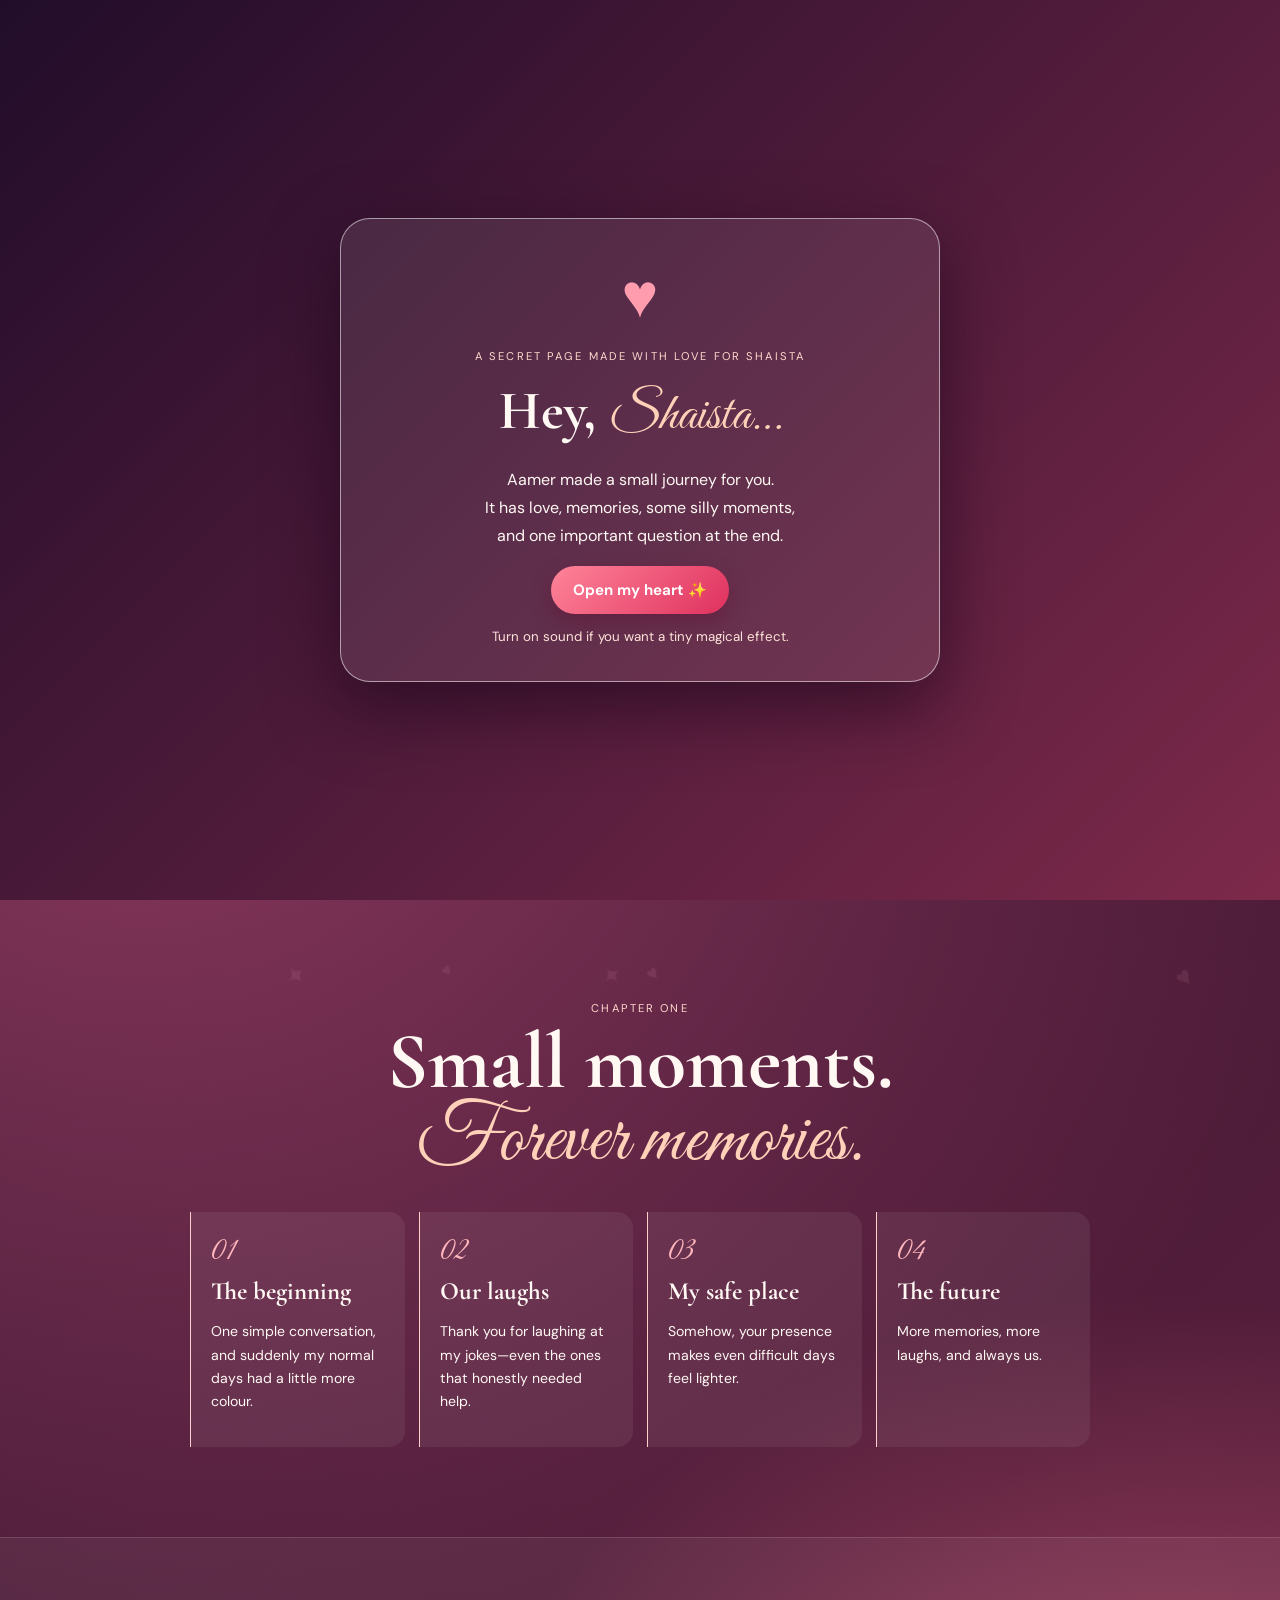
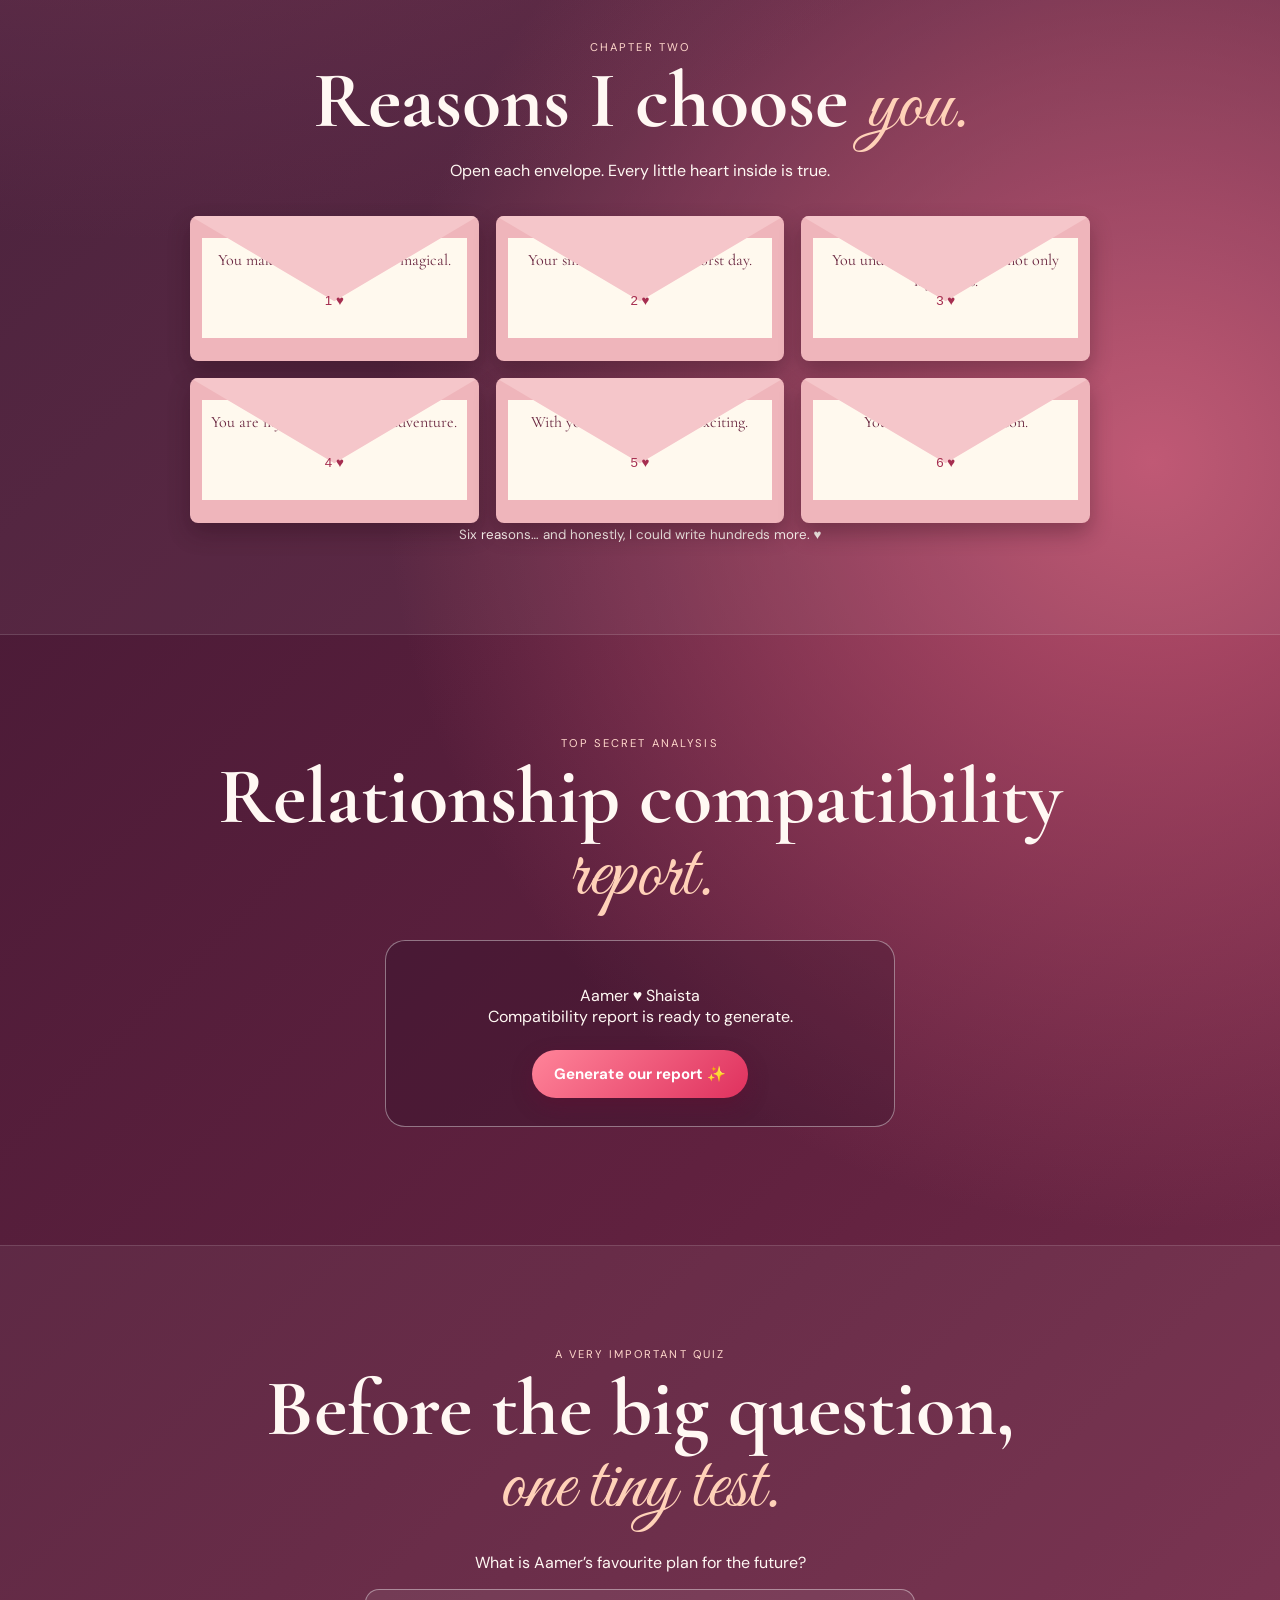
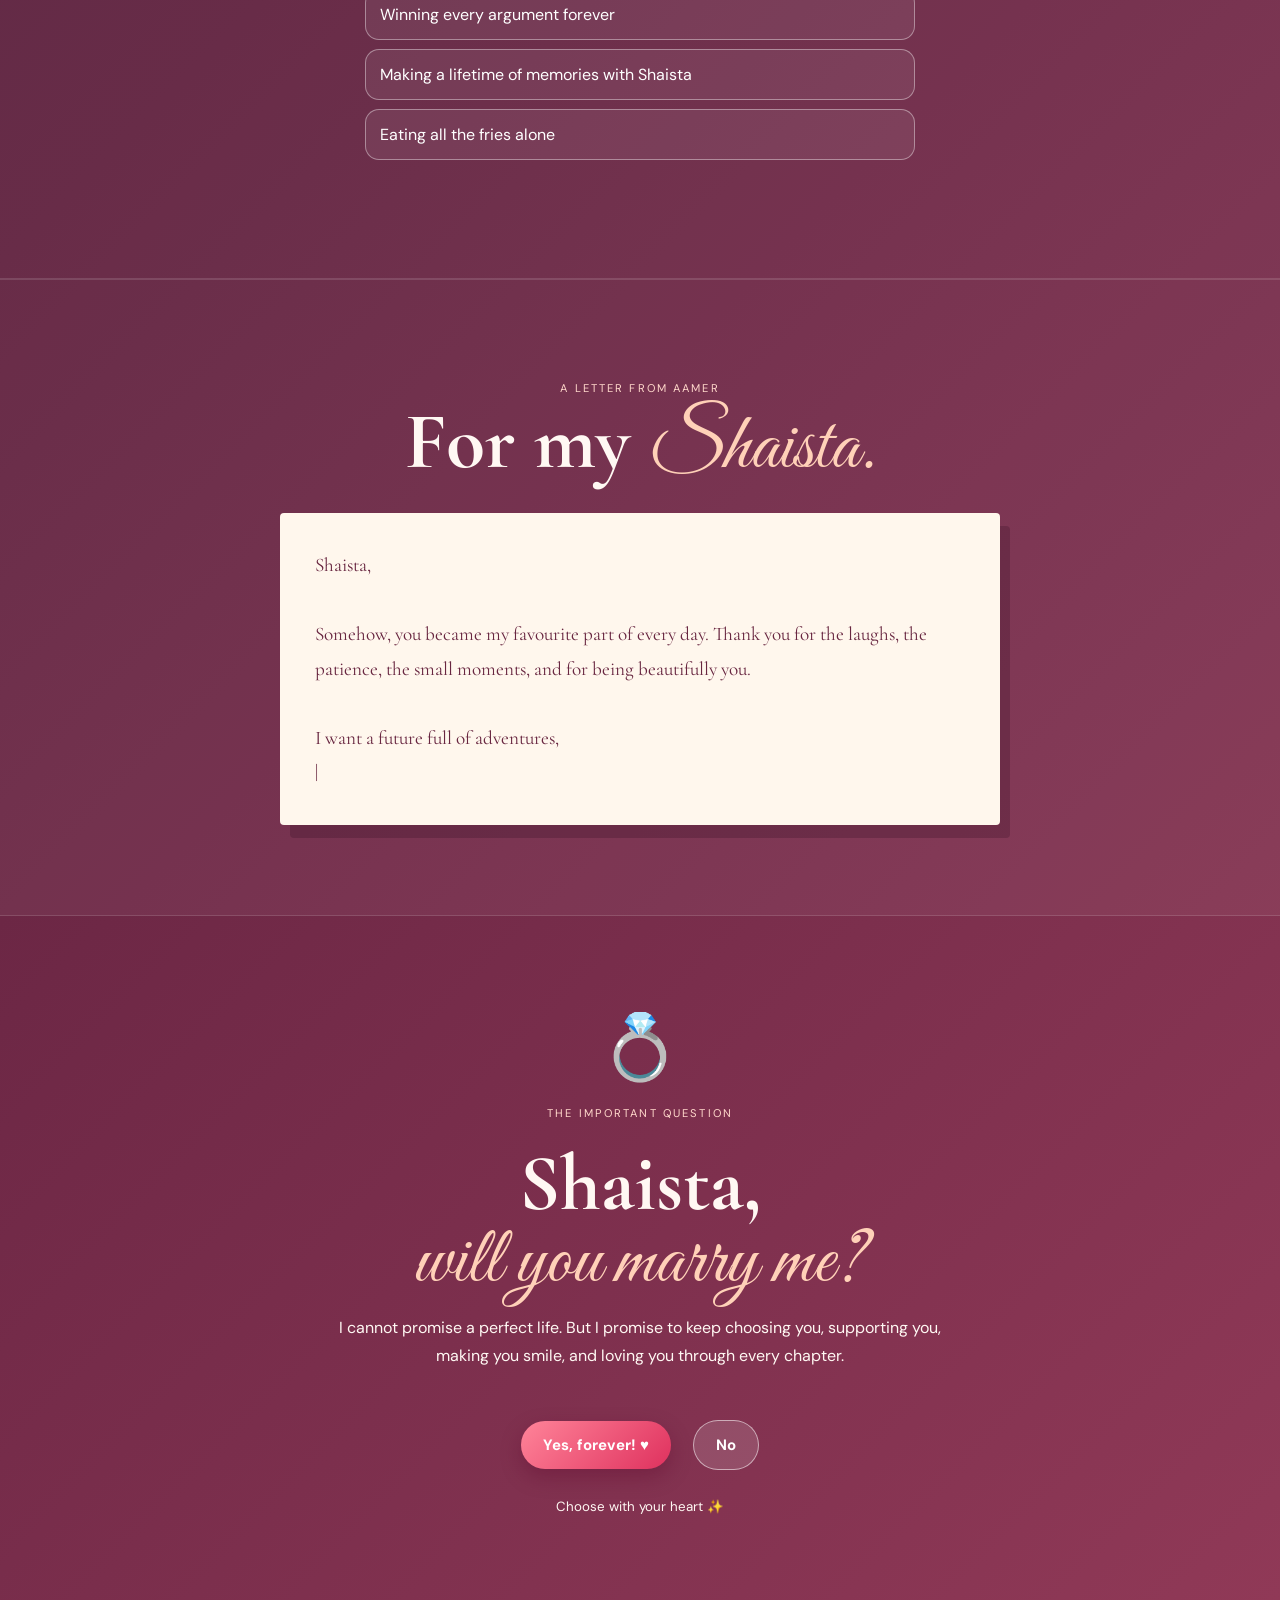
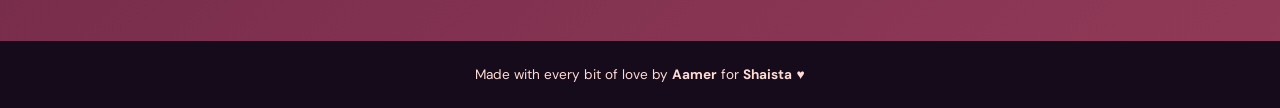
<file: index.html>
<!doctype html><html lang="en"><head><meta charset="utf-8"><meta name="viewport" content="width=device-width,initial-scale=1"><title>Aamer ♥ Shaista — Forever</title><link rel="stylesheet" href="style.css"></head><body><div id="rain"></div><div id="welcome" class="overlay"><div class="card"><div class="heart">♥</div><p class="caps">A secret page made with love for Shaista</p><h1>Hey, <em>Shaista…</em></h1><p>Aamer made a small journey for you.<br>It has love, memories, some silly moments,<br>and one important question at the end.</p><button id="open">Open my heart ✨</button><small>Turn on sound if you want a tiny magical effect.</small></div></div><div id="loading" class="overlay hide"><div class="card"><div class="heart">♥</div><div class="bar"><i></i></div><p id="load">Collecting our memories… ♥</p></div></div><header><b>Aamer <i>♥</i> Shaista</b><button id="music">♫ Music: Off</button></header><main><section class="hero"><p class="caps">For Shaista, from Aamer</p><div class="art"><span>✦ · ✧ · ✦</span><strong>☾</strong><b>♥</b></div><h2>Our story is my<br><em>favourite place.</em></h2><p>Some people enter your life quietly, then somehow become the most beautiful part of it.</p><a href="#story">Begin our little story ↓</a></section><section id="story"><p class="caps">Chapter One</p><h2>Small moments.<br><em>Forever memories.</em></h2><div class="timeline"><article><i>01</i><h3>The beginning</h3><p>One simple conversation, and suddenly my normal days had a little more colour.</p></article><article><i>02</i><h3>Our laughs</h3><p>Thank you for laughing at my jokes—even the ones that honestly needed help.</p></article><article><i>03</i><h3>My safe place</h3><p>Somehow, your presence makes even difficult days feel lighter.</p></article><article><i>04</i><h3>The future</h3><p>More memories, more laughs, and always us.</p></article></div></section><section class="rose"><p class="caps">Chapter Two</p><h2>Reasons I choose <em>you.</em></h2><p>Open each envelope. Every little heart inside is true.</p><div class="envelopes"><button class="env"><span>1 ♥</span><i>You make ordinary days feel magical.</i></button><button class="env"><span>2 ♥</span><i>Your smile can repair my worst day.</i></button><button class="env"><span>3 ♥</span><i>You understand my silence, not only my words.</i></button><button class="env"><span>4 ♥</span><i>You are my comfort and my adventure.</i></button><button class="env"><span>5 ♥</span><i>With you, the future feels exciting.</i></button><button class="env"><span>6 ♥</span><i>You are simply my person.</i></button></div><small id="envnote">Six reasons… and honestly, I could write hundreds more. ♥</small></section><section><p class="caps">Top Secret Analysis</p><h2>Relationship compatibility<br><em>report.</em></h2><div id="report" class="report"><p>Aamer ♥ Shaista<br>Compatibility report is ready to generate.</p><button id="generate">Generate our report ✨</button><div id="reportout" class="hide"><div class="bar"><i></i></div><p id="reporttext"></p><div id="finalreport" class="hide"><h3>AAMER ♥ SHAISTA</h3><strong>Compatibility: 100%</strong><p>Laughing together <b>100%</b></p><p>Stealing food <b>100%</b></p><p>Missing each other <b>∞</b></p><p>Supporting each other <b>100%</b></p><p>Future adventures <b>Unlimited</b></p><p>Forever potential <b>CONFIRMED ♥</b></p><em>Official result: You two are dangerously perfect together. 🥰</em></div></div></div></section><section class="rose quiz"><p class="caps">A Very Important Quiz</p><h2>Before the big question,<br><em>one tiny test.</em></h2><div id="quiz"><p>What is Aamer’s favourite plan for the future?</p><button data-x="wrong">Winning every argument forever</button><button data-x="right">Making a lifetime of memories with Shaista</button><button data-x="wrong">Eating all the fries alone</button><div id="effect"></div><b id="quiznote"></b></div></section><section class="letter"><p class="caps">A Letter From Aamer</p><h2>For my <em>Shaista.</em></h2><div class="paper"><p id="typed"></p><span>|</span></div></section><section class="final"><div class="ring">💍</div><p class="caps">The Important Question</p><h2>Shaista,<br><em>will you marry me?</em></h2><p>I cannot promise a perfect life. But I promise to keep choosing you, supporting you, making you smile, and loving you through every chapter.</p><div id="area"><a id="yes" href="yes.html">Yes, forever! ♥</a><button id="no">No</button></div><small id="nonote">Choose with your heart ✨</small></section></main><footer>Made with every bit of love by <b>Aamer</b> for <b>Shaista</b> ♥</footer><script src="script.js"></script></body></html>
</file>
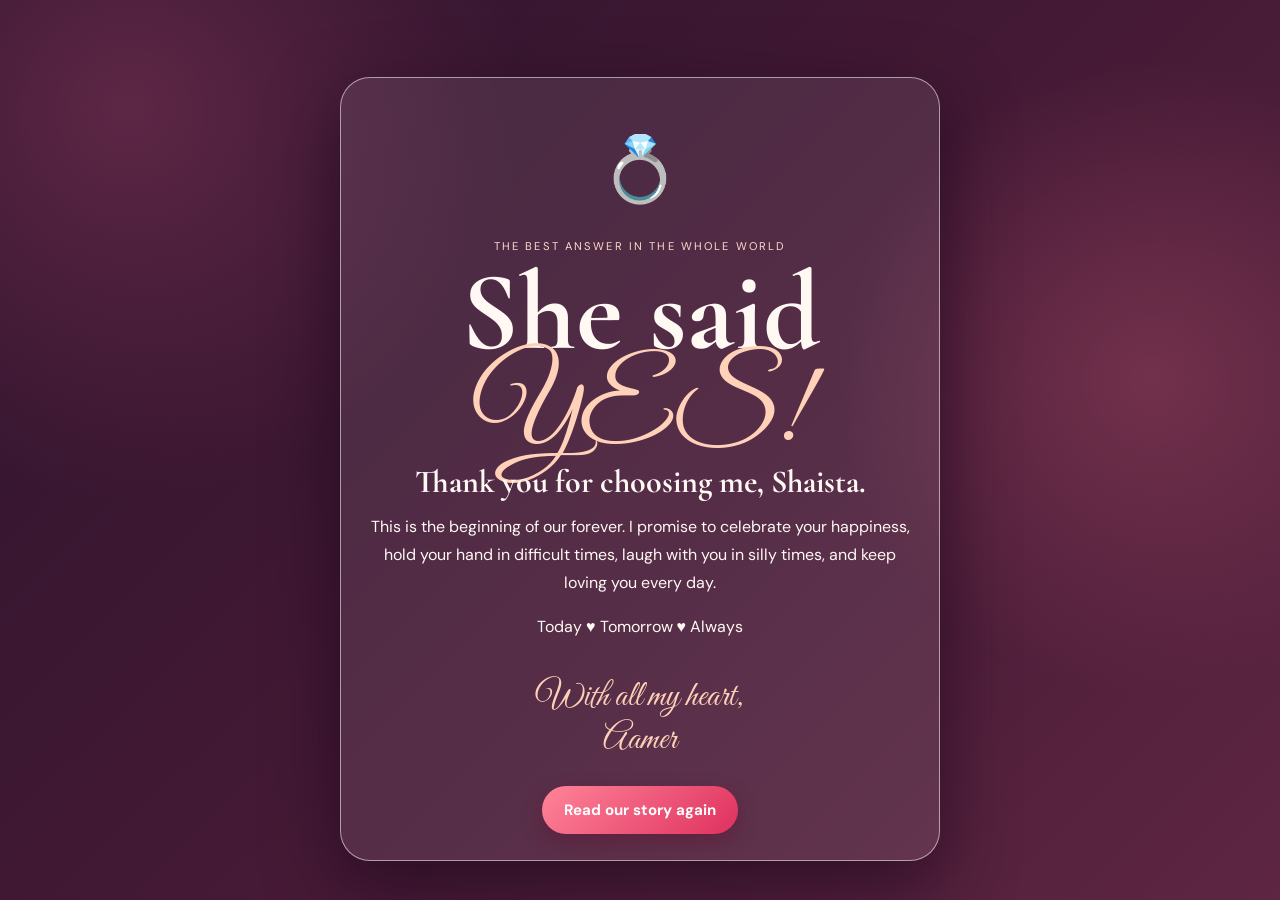
<file: yes.html>
<!doctype html><html><head><meta name="viewport" content="width=device-width,initial-scale=1"><title>She Said Yes!</title><link rel="stylesheet" href="style.css"></head><body class="yespage"><div id="confetti"></div><main class="yescard"><div class="ring heart">💍</div><p class="caps">The best answer in the whole world</p><h1>She said <em>YES!</em></h1><h2>Thank you for choosing me, Shaista.</h2><p>This is the beginning of our forever. I promise to celebrate your happiness, hold your hand in difficult times, laugh with you in silly times, and keep loving you every day.</p><div>Today ♥ Tomorrow ♥ Always</div><p class="signature">With all my heart,<br>Aamer</p><a href="index.html">Read our story again</a></main><script src="yes.js"></script></body></html>
</file>
<file: style.css>
@import url('https://fonts.googleapis.com/css2?family=Cormorant+Garamond:wght@500;600;700&family=DM+Sans:wght@400;700&family=Great+Vibes&display=swap');*{box-sizing:border-box}html{scroll-behavior:smooth}body{margin:0;text-align:center;color:#fff8f3;font:16px 'DM Sans',sans-serif;background:radial-gradient(circle at 10% 12%,#913b60,transparent 28%),radial-gradient(circle at 90% 42%,#bd516e,transparent 25%),linear-gradient(135deg,#29112a,#60213f 56%,#923a58);overflow-x:hidden}body:before{content:'';z-index:-2;position:fixed;inset:0;background:#32152f88}.overlay{position:fixed;z-index:20;inset:0;display:grid;place-items:center;background:linear-gradient(135deg,#210d2a,#7d294a);transition:.6s}.hide{display:none!important}.card,.yescard{width:min(92%,600px);padding:36px 28px;border:1px solid #fff8;border-radius:30px;background:#ffffff16;box-shadow:0 25px 70px #17031899}.heart{font-size:62px;color:#ff9daf;animation:beat 1.5s infinite}.caps{letter-spacing:.19em;text-transform:uppercase;font-size:.7rem;color:#ffd8cb}h1,h2,h3{font-family:'Cormorant Garamond',serif}h1{font-size:3.4rem;margin:8px}h2{font-size:clamp(2.8rem,7vw,5rem);line-height:.9;margin:10px}em,.signature{font-family:'Great Vibes',cursive;font-style:normal;font-weight:400;color:#ffd1b8}.card p,.hero p,.final p{line-height:1.75}.card button,main a,#area button,#generate{border:0;border-radius:99px;padding:14px 22px;background:linear-gradient(135deg,#ff8499,#df315e);color:#fff;font:700 .94rem 'DM Sans';text-decoration:none;cursor:pointer;box-shadow:0 8px 20px #610d2f66}.card small{display:block;margin-top:14px;color:#ffe3da}.bar{height:11px;overflow:hidden;margin:20px 0;border-radius:20px;background:#fff3}.bar i{display:block;width:0;height:100%;background:linear-gradient(90deg,#ff99aa,#ffe2a5)}.overlay .bar i{animation:fill 5s forwards}header{height:65px;width:min(1120px,92%);margin:auto;display:flex;align-items:center;justify-content:space-between;font:1.45rem 'Cormorant Garamond'}header i{color:#ff9eb0}#music{color:#fff;background:#fff2;border:1px solid #fff7;border-radius:99px;padding:8px 12px;font-size:.72rem}.hero{min-height:calc(100vh - 65px);padding:40px 18px;display:grid;place-content:center}.art{width:min(530px,88vw);height:230px;margin:8px auto 14px;position:relative;overflow:hidden;border:6px solid #fff5e8;border-radius:23px;background:linear-gradient(#311640,#bb4b6a);box-shadow:0 18px 36px #1b092b77}.art span{position:absolute;top:29px;left:30px;color:#fff0c0}.art strong{position:absolute;right:38px;top:7px;color:#fff6d5;font:105px Georgia}.art b{position:absolute;bottom:-42px;left:50%;transform:translateX(-50%);font-size:175px;color:#1e1022;text-shadow:34px 0 #1e1022}.hero p,.final p{max-width:650px;margin:15px auto 25px}.hero a{display:inline-block;background:#fff2;border:1px solid #fff8;box-shadow:none}section{padding:90px max(6vw,20px)}.rose,.letter{background:#ffffff0d;border-block:1px solid #ffffff22}.timeline,.envelopes{max-width:900px;margin:35px auto 0;display:grid;grid-template-columns:repeat(4,1fr);gap:14px;text-align:left}.timeline article{padding:20px;border-left:1px solid #ffd1ca;background:#fff1;border-radius:0 16px 16px 0}.timeline i{font:2rem 'Great Vibes';color:#ffb5bc}.timeline h3{margin:4px 0;font-size:1.55rem}.timeline p{font-size:.88rem;line-height:1.65}.envelopes{grid-template-columns:repeat(3,1fr);gap:17px}.env{height:145px;position:relative;overflow:hidden;border:0;border-radius:8px;background:#efb5bb;color:#a62e50;cursor:pointer;box-shadow:0 10px 22px #27091655}.env:before{content:'';position:absolute;z-index:3;inset:0;background:#f5c6ca;clip-path:polygon(0 0,100% 0,50% 59%);transform-origin:top;transition:.55s}.env span{position:absolute;z-index:4;left:50%;top:58%;transform:translate(-50%,-50%)}.env i{position:absolute;z-index:1;top:22px;left:12px;right:12px;min-height:100px;padding:12px 8px;background:#fff9ee;color:#6a2740;font:1rem/1.3 'Cormorant Garamond';transition:.5s}.env.open{overflow:visible;z-index:2;transform:translateY(-5px)}.env.open:before{transform:rotateX(180deg);z-index:0}.env.open i{top:-53px;box-shadow:0 8px 18px #5c1c3455}.env.open span{display:none}.report{max-width:510px;margin:28px auto;padding:28px;position:relative;overflow:hidden;border:1px solid #fff6;border-radius:20px;background:#12091a33}.report .bar i{animation:fill 6s forwards}.report strong{font:1.5rem 'Cormorant Garamond';color:#ffe0a4}.report p{text-align:left;border-bottom:1px solid #fff2;padding-bottom:7px}.report p:first-child{text-align:center;border:0}.report b{float:right;color:#ffb8b8}.quiz #quiz{max-width:550px;margin:28px auto;position:relative}.quiz button{display:block;width:100%;margin:9px 0;padding:14px;text-align:left;color:#fff;border:1px solid #fff6;border-radius:14px;background:#fff1;cursor:pointer;font:inherit}.effect{position:absolute;z-index:-1;left:50%;top:42%;transform:translate(-50%,-50%);font-size:12rem;opacity:.28;animation:pop .55s}.wrong{animation:shake .45s}.right{background:#fff5e9!important;color:#6e2643!important}.paper{min-height:220px;max-width:720px;margin:28px auto 0;padding:35px;text-align:left;color:#682640;background:#fff7ed;border-radius:4px;box-shadow:10px 13px #43172e55;font:1.2rem/1.8 'Cormorant Garamond'}.paper p{margin:0;white-space:pre-line}.paper span{animation:blink .8s infinite}.ring{font-size:4rem}.final{padding-bottom:125px}#area{height:100px;max-width:560px;margin:23px auto 0;position:relative;display:flex;justify-content:center;align-items:center;gap:22px}#area button{position:relative;background:#fff2;border:1px solid #fff8;box-shadow:none}#yes.b1{animation:yesbeat .75s infinite}#yes.b2{animation:yesbeat .48s infinite}#yes.b3{animation:yesbeat .3s infinite}footer{padding:25px;background:#160b1b;color:#ffdcd3;font-size:.85rem}#rain span{position:fixed;top:-30px;z-index:-1;color:#ffabc0;opacity:.72;animation:fall linear forwards}.yespage{display:grid;min-height:100vh;place-items:center;padding:20px}.yescard{line-height:1.75}.yescard h1{font-size:clamp(4.2rem,12vw,7rem);line-height:.8}.yescard h2{font-size:2rem}.signature{font-size:2.2rem;line-height:1.2}@keyframes beat{50%{transform:scale(1.12)}}@keyframes yesbeat{50%{transform:scale(1.13);filter:brightness(1.16);box-shadow:0 0 28px #ffd2a6}}@keyframes fill{to{width:100%}}@keyframes blink{50%{opacity:0}}@keyframes fall{to{transform:translate(var(--d),110vh) rotate(680deg);opacity:.1}}@keyframes shake{25%,75%{transform:translateX(9px)}50%{transform:translateX(-9px)}}@keyframes pop{from{transform:translate(-50%,-50%) scale(.2);opacity:0}}@media(max-width:700px){.timeline,.envelopes{grid-template-columns:1fr 1fr}section{padding:65px 20px}}@media(max-width:430px){.timeline,.envelopes{grid-template-columns:1fr}.env{height:132px}#area{gap:7px}#area a,#area button{padding:13px 15px}.art{height:190px}.paper{padding:23px}}
</file>
